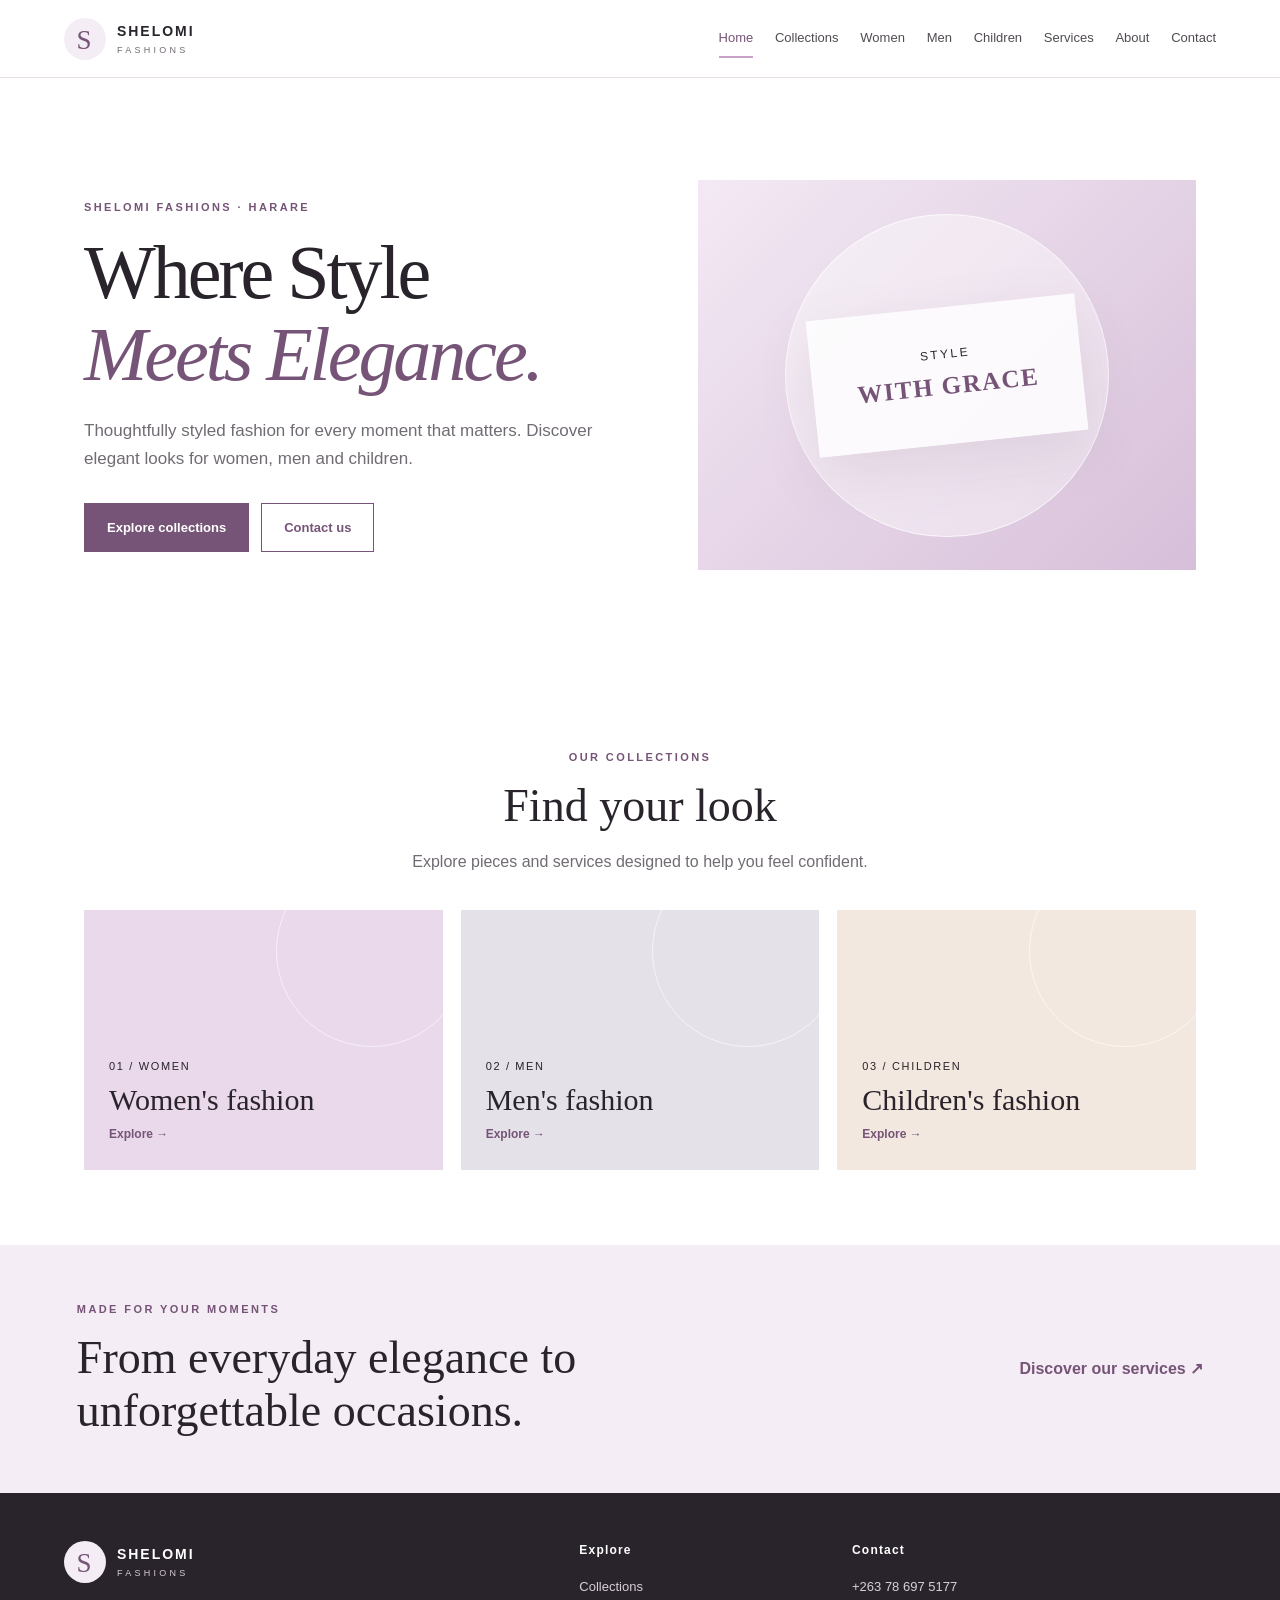
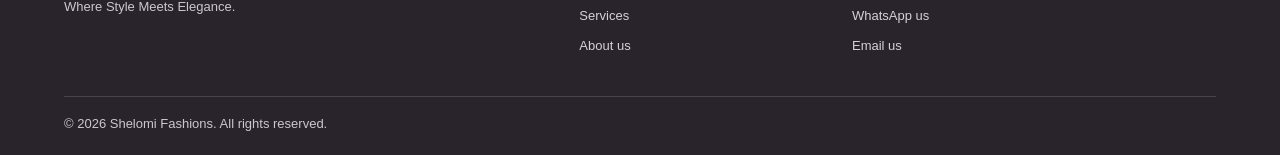
<file: index.html>
<!doctype html>
<html lang="en"><head><meta charset="utf-8"><meta name="viewport" content="width=device-width, initial-scale=1"><meta name="theme-color" content="#c8a2c8"><meta name="description" content="Shelomi Fashions — Where Style Meets Elegance. Fashion in Harare, Zimbabwe."><title>Home | Shelomi Fashions</title><link rel="icon" href="assets/logo.svg" type="image/svg+xml"><link rel="stylesheet" href="styles.css"></head>
<body><a class="skip-link" href="#main">Skip to content</a><header class="site-header"><a class="brand" href="index.html"><span class="brand-mark">S</span><span>SHELOMI <small>FASHIONS</small></span></a><button class="menu-toggle" aria-expanded="false" aria-controls="site-nav" aria-label="Open navigation"><span></span><span></span><span></span></button><nav id="site-nav" class="site-nav"><a href="index.html" aria-current="page">Home</a><a href="collections.html">Collections</a><a href="women.html">Women</a><a href="men.html">Men</a><a href="children.html">Children</a><a href="services.html">Services</a><a href="about.html">About</a><a href="contact.html">Contact</a></nav></header>
<main id="main"><section class="hero">
  <div class="hero-copy"><p class="eyebrow">SHELOMI FASHIONS · HARARE</p><h1>Where Style<br><em>Meets Elegance.</em></h1>
  <p class="lead">Thoughtfully styled fashion for every moment that matters. Discover elegant looks for women, men and children.</p>
  <div class="actions"><a class="button" href="collections.html">Explore collections</a><a class="button button-light" href="contact.html">Contact us</a></div></div>
  <div class="hero-art" role="img" aria-label="Abstract lilac fashion-inspired artwork"><span class="art-circle"></span><span class="art-card">STYLE<br><b>WITH GRACE</b></span></div>
</section>
<section class="section"><div class="section-heading"><p class="eyebrow">OUR COLLECTIONS</p><h2>Find your look</h2><p>Explore pieces and services designed to help you feel confident.</p></div>
<div class="card-grid"><a class="category-card women" href="women.html"><span>01 / WOMEN</span><h3>Women's fashion</h3><b>Explore →</b></a><a class="category-card men" href="men.html"><span>02 / MEN</span><h3>Men's fashion</h3><b>Explore →</b></a><a class="category-card kids" href="children.html"><span>03 / CHILDREN</span><h3>Children's fashion</h3><b>Explore →</b></a></div></section>
<section class="feature-strip"><div><p class="eyebrow">MADE FOR YOUR MOMENTS</p><h2>From everyday elegance to unforgettable occasions.</h2></div><a class="text-link" href="services.html">Discover our services ↗</a></section></main><footer class="site-footer"><div><a class="brand footer-brand" href="index.html"><span class="brand-mark">S</span><span>SHELOMI <small>FASHIONS</small></span></a><p>Where Style Meets Elegance.</p></div><div><strong>Explore</strong><a href="collections.html">Collections</a><a href="services.html">Services</a><a href="about.html">About us</a></div><div><strong>Contact</strong><a href="tel:+263786975177">+263 78 697 5177</a><a href="https://wa.me/263783396177">WhatsApp us</a><a href="mailto:info@shelomifashions.com">Email us</a></div><p class="copyright">© <span class="year"></span> Shelomi Fashions. All rights reserved.</p></footer><script src="script.js"></script></body></html>
</file>
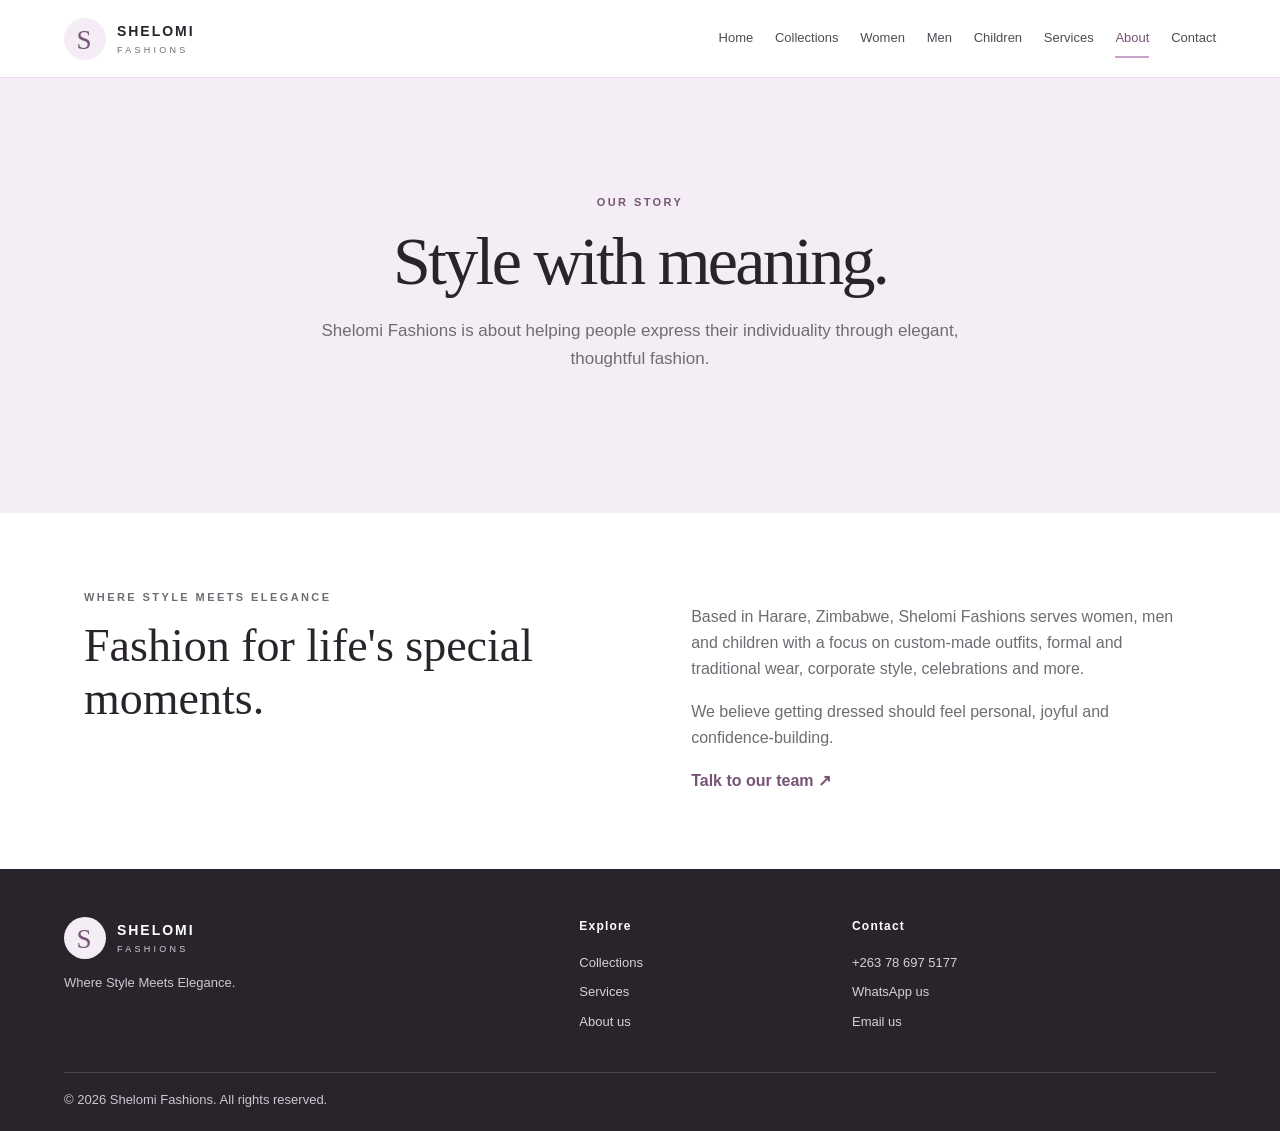
<file: about.html>
<!doctype html>
<html lang="en"><head><meta charset="utf-8"><meta name="viewport" content="width=device-width, initial-scale=1"><meta name="theme-color" content="#c8a2c8"><meta name="description" content="Shelomi Fashions — Where Style Meets Elegance. Fashion in Harare, Zimbabwe."><title>About | Shelomi Fashions</title><link rel="icon" href="assets/logo.svg" type="image/svg+xml"><link rel="stylesheet" href="styles.css"></head>
<body><a class="skip-link" href="#main">Skip to content</a><header class="site-header"><a class="brand" href="index.html"><span class="brand-mark">S</span><span>SHELOMI <small>FASHIONS</small></span></a><button class="menu-toggle" aria-expanded="false" aria-controls="site-nav" aria-label="Open navigation"><span></span><span></span><span></span></button><nav id="site-nav" class="site-nav"><a href="index.html">Home</a><a href="collections.html">Collections</a><a href="women.html">Women</a><a href="men.html">Men</a><a href="children.html">Children</a><a href="services.html">Services</a><a href="about.html" aria-current="page">About</a><a href="contact.html">Contact</a></nav></header>
<main id="main"><section class="page-hero"><p class="eyebrow">OUR STORY</p><h1>Style with meaning.</h1><p>Shelomi Fashions is about helping people express their individuality through elegant, thoughtful fashion.</p></section><section class="section about-layout"><div><p class="eyebrow">WHERE STYLE MEETS ELEGANCE</p><h2>Fashion for life's special moments.</h2></div><div><p>Based in Harare, Zimbabwe, Shelomi Fashions serves women, men and children with a focus on custom-made outfits, formal and traditional wear, corporate style, celebrations and more.</p><p>We believe getting dressed should feel personal, joyful and confidence-building.</p><a class="text-link" href="contact.html">Talk to our team ↗</a></div></section></main><footer class="site-footer"><div><a class="brand footer-brand" href="index.html"><span class="brand-mark">S</span><span>SHELOMI <small>FASHIONS</small></span></a><p>Where Style Meets Elegance.</p></div><div><strong>Explore</strong><a href="collections.html">Collections</a><a href="services.html">Services</a><a href="about.html">About us</a></div><div><strong>Contact</strong><a href="tel:+263786975177">+263 78 697 5177</a><a href="https://wa.me/263783396177">WhatsApp us</a><a href="mailto:info@shelomifashions.com">Email us</a></div><p class="copyright">© <span class="year"></span> Shelomi Fashions. All rights reserved.</p></footer><script src="script.js"></script></body></html>
</file>
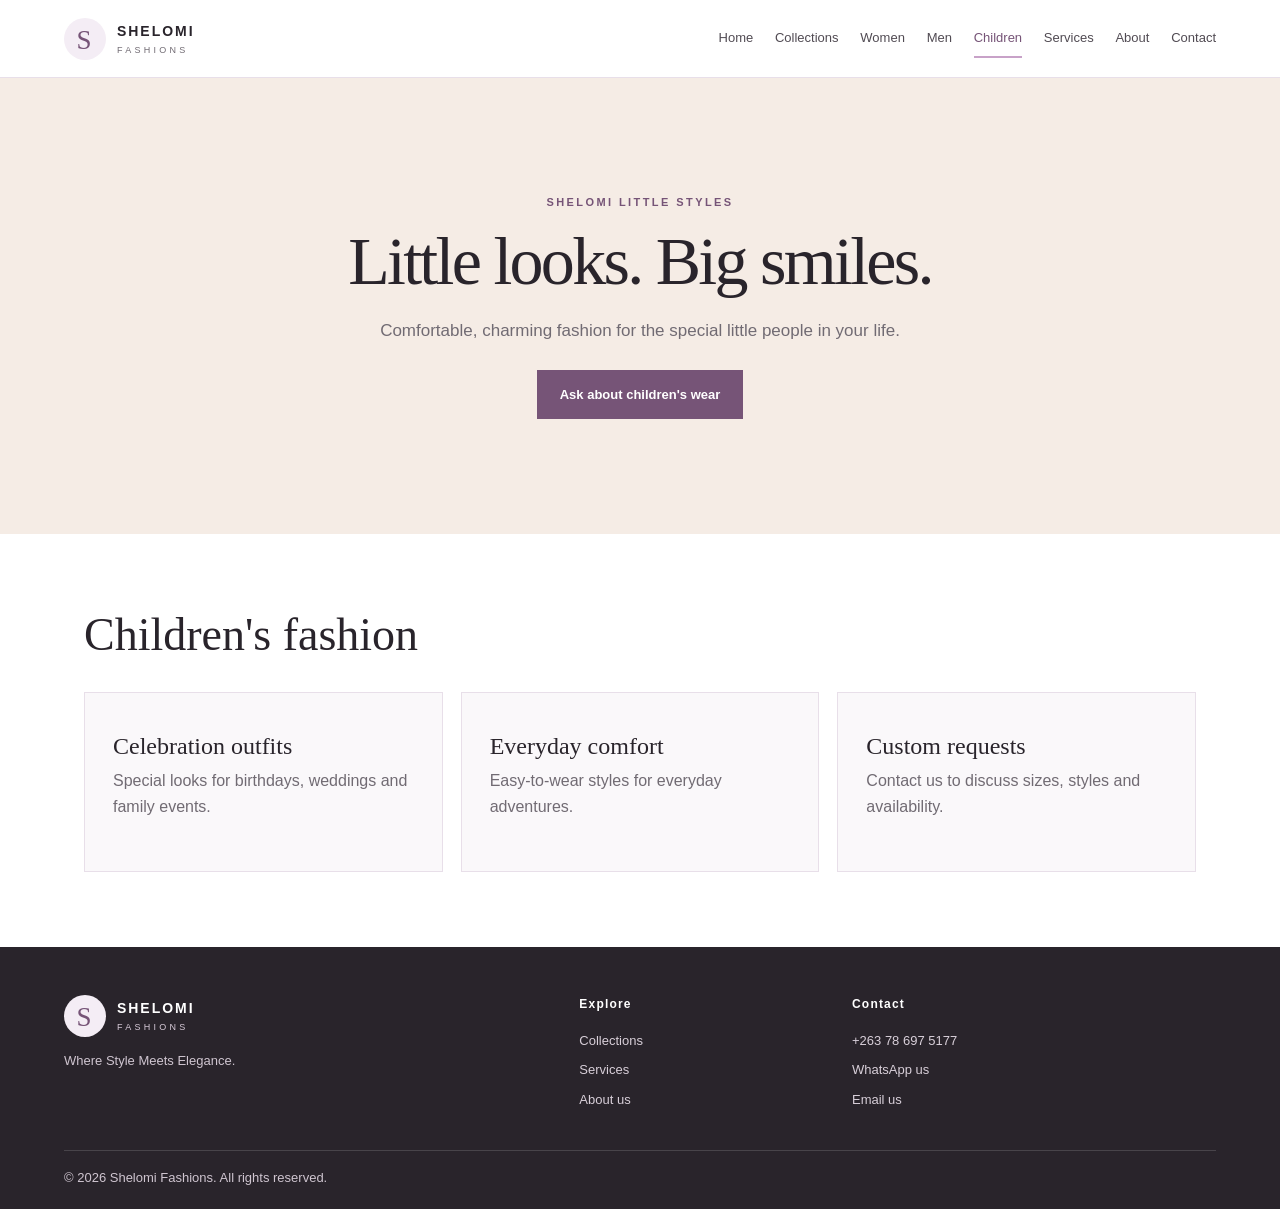
<file: children.html>
<!doctype html>
<html lang="en"><head><meta charset="utf-8"><meta name="viewport" content="width=device-width, initial-scale=1"><meta name="theme-color" content="#c8a2c8"><meta name="description" content="Shelomi Fashions — Where Style Meets Elegance. Fashion in Harare, Zimbabwe."><title>Children | Shelomi Fashions</title><link rel="icon" href="assets/logo.svg" type="image/svg+xml"><link rel="stylesheet" href="styles.css"></head>
<body><a class="skip-link" href="#main">Skip to content</a><header class="site-header"><a class="brand" href="index.html"><span class="brand-mark">S</span><span>SHELOMI <small>FASHIONS</small></span></a><button class="menu-toggle" aria-expanded="false" aria-controls="site-nav" aria-label="Open navigation"><span></span><span></span><span></span></button><nav id="site-nav" class="site-nav"><a href="index.html">Home</a><a href="collections.html">Collections</a><a href="women.html">Women</a><a href="men.html">Men</a><a href="children.html" aria-current="page">Children</a><a href="services.html">Services</a><a href="about.html">About</a><a href="contact.html">Contact</a></nav></header>
<main id="main"><section class="page-hero kids-hero"><p class="eyebrow">SHELOMI LITTLE STYLES</p><h1>Little looks. Big smiles.</h1><p>Comfortable, charming fashion for the special little people in your life.</p><a class="button" href="contact.html">Ask about children's wear</a></section><section class="section"><h2>Children's fashion</h2><div class="info-grid"><article class="info-card"><h3>Celebration outfits</h3><p>Special looks for birthdays, weddings and family events.</p></article><article class="info-card"><h3>Everyday comfort</h3><p>Easy-to-wear styles for everyday adventures.</p></article><article class="info-card"><h3>Custom requests</h3><p>Contact us to discuss sizes, styles and availability.</p></article></div></section></main><footer class="site-footer"><div><a class="brand footer-brand" href="index.html"><span class="brand-mark">S</span><span>SHELOMI <small>FASHIONS</small></span></a><p>Where Style Meets Elegance.</p></div><div><strong>Explore</strong><a href="collections.html">Collections</a><a href="services.html">Services</a><a href="about.html">About us</a></div><div><strong>Contact</strong><a href="tel:+263786975177">+263 78 697 5177</a><a href="https://wa.me/263783396177">WhatsApp us</a><a href="mailto:info@shelomifashions.com">Email us</a></div><p class="copyright">© <span class="year"></span> Shelomi Fashions. All rights reserved.</p></footer><script src="script.js"></script></body></html>
</file>
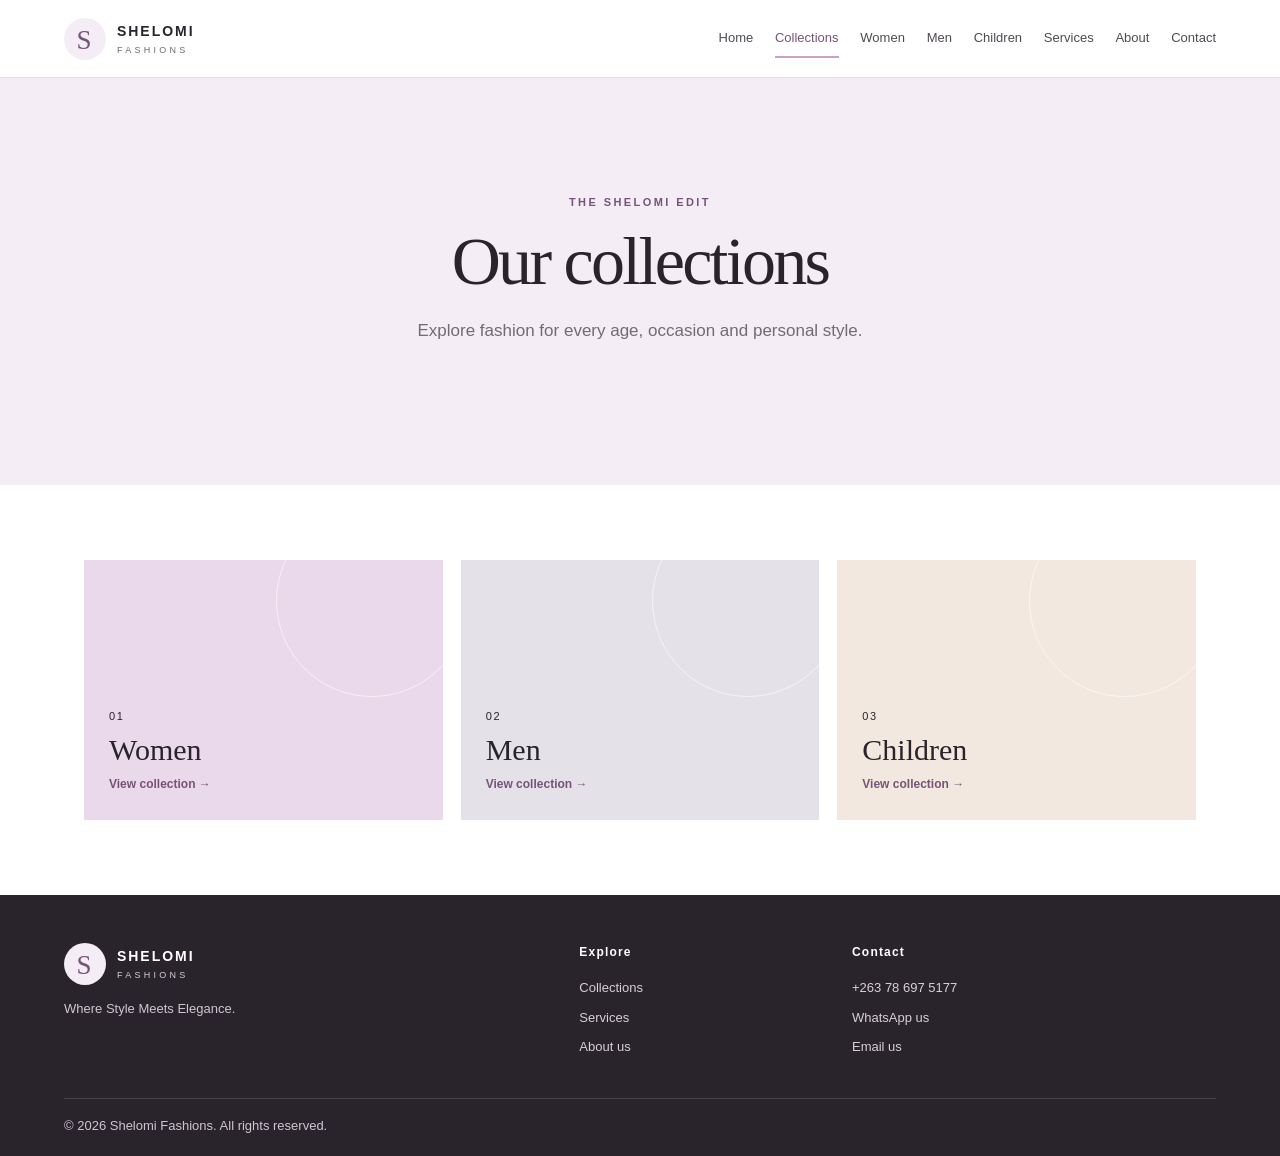
<file: collections.html>
<!doctype html>
<html lang="en"><head><meta charset="utf-8"><meta name="viewport" content="width=device-width, initial-scale=1"><meta name="theme-color" content="#c8a2c8"><meta name="description" content="Shelomi Fashions — Where Style Meets Elegance. Fashion in Harare, Zimbabwe."><title>Collections | Shelomi Fashions</title><link rel="icon" href="assets/logo.svg" type="image/svg+xml"><link rel="stylesheet" href="styles.css"></head>
<body><a class="skip-link" href="#main">Skip to content</a><header class="site-header"><a class="brand" href="index.html"><span class="brand-mark">S</span><span>SHELOMI <small>FASHIONS</small></span></a><button class="menu-toggle" aria-expanded="false" aria-controls="site-nav" aria-label="Open navigation"><span></span><span></span><span></span></button><nav id="site-nav" class="site-nav"><a href="index.html">Home</a><a href="collections.html" aria-current="page">Collections</a><a href="women.html">Women</a><a href="men.html">Men</a><a href="children.html">Children</a><a href="services.html">Services</a><a href="about.html">About</a><a href="contact.html">Contact</a></nav></header>
<main id="main"><section class="page-hero"><p class="eyebrow">THE SHELOMI EDIT</p><h1>Our collections</h1><p>Explore fashion for every age, occasion and personal style.</p></section><section class="section"><div class="card-grid"><a class="category-card women" href="women.html"><span>01</span><h3>Women</h3><b>View collection →</b></a><a class="category-card men" href="men.html"><span>02</span><h3>Men</h3><b>View collection →</b></a><a class="category-card kids" href="children.html"><span>03</span><h3>Children</h3><b>View collection →</b></a></div></section></main><footer class="site-footer"><div><a class="brand footer-brand" href="index.html"><span class="brand-mark">S</span><span>SHELOMI <small>FASHIONS</small></span></a><p>Where Style Meets Elegance.</p></div><div><strong>Explore</strong><a href="collections.html">Collections</a><a href="services.html">Services</a><a href="about.html">About us</a></div><div><strong>Contact</strong><a href="tel:+263786975177">+263 78 697 5177</a><a href="https://wa.me/263783396177">WhatsApp us</a><a href="mailto:info@shelomifashions.com">Email us</a></div><p class="copyright">© <span class="year"></span> Shelomi Fashions. All rights reserved.</p></footer><script src="script.js"></script></body></html>
</file>
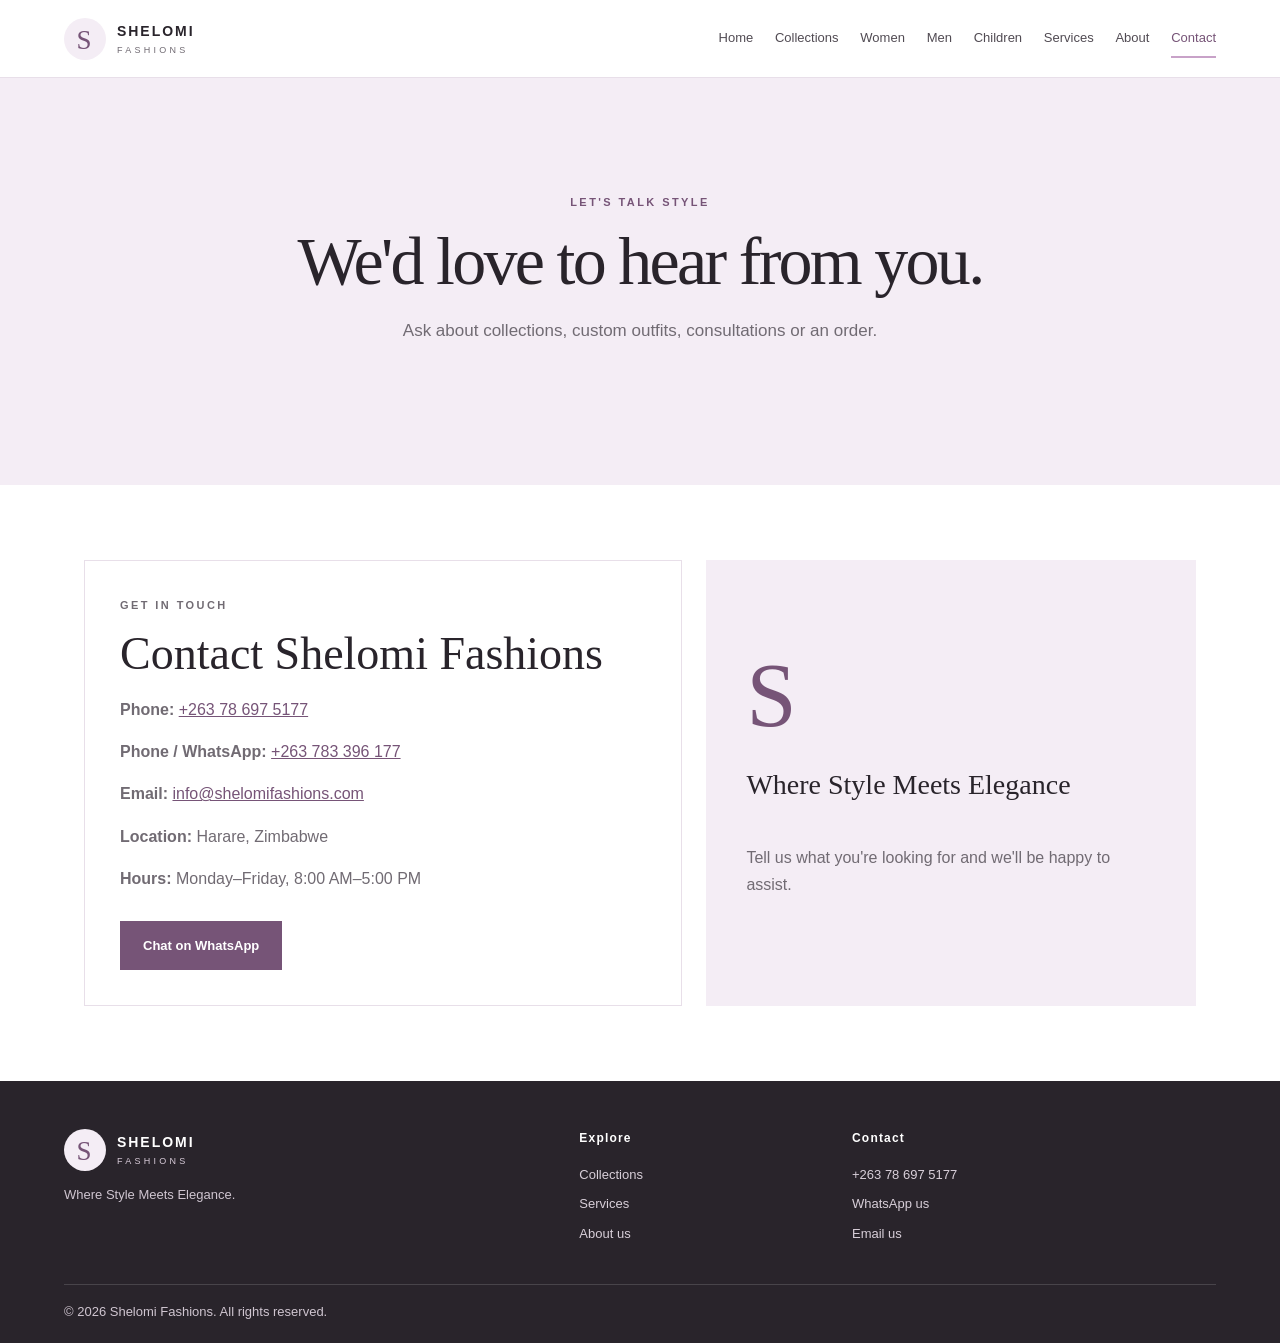
<file: contact.html>
<!doctype html>
<html lang="en"><head><meta charset="utf-8"><meta name="viewport" content="width=device-width, initial-scale=1"><meta name="theme-color" content="#c8a2c8"><meta name="description" content="Shelomi Fashions — Where Style Meets Elegance. Fashion in Harare, Zimbabwe."><title>Contact | Shelomi Fashions</title><link rel="icon" href="assets/logo.svg" type="image/svg+xml"><link rel="stylesheet" href="styles.css"></head>
<body><a class="skip-link" href="#main">Skip to content</a><header class="site-header"><a class="brand" href="index.html"><span class="brand-mark">S</span><span>SHELOMI <small>FASHIONS</small></span></a><button class="menu-toggle" aria-expanded="false" aria-controls="site-nav" aria-label="Open navigation"><span></span><span></span><span></span></button><nav id="site-nav" class="site-nav"><a href="index.html">Home</a><a href="collections.html">Collections</a><a href="women.html">Women</a><a href="men.html">Men</a><a href="children.html">Children</a><a href="services.html">Services</a><a href="about.html">About</a><a href="contact.html" aria-current="page">Contact</a></nav></header>
<main id="main"><section class="page-hero"><p class="eyebrow">LET'S TALK STYLE</p><h1>We'd love to hear from you.</h1><p>Ask about collections, custom outfits, consultations or an order.</p></section><section class="section contact-layout"><div class="contact-panel"><p class="eyebrow">GET IN TOUCH</p><h2>Contact Shelomi Fashions</h2><p><strong>Phone:</strong> <a href="tel:+263786975177">+263 78 697 5177</a></p><p><strong>Phone / WhatsApp:</strong> <a href="https://wa.me/263783396177">+263 783 396 177</a></p><p><strong>Email:</strong> <a href="mailto:info@shelomifashions.com">info@shelomifashions.com</a></p><p><strong>Location:</strong> Harare, Zimbabwe</p><p><strong>Hours:</strong> Monday–Friday, 8:00 AM–5:00 PM</p><a class="button" href="https://wa.me/263783396177?text=Hello%20Shelomi%20Fashions%2C%20I%20would%20like%20to%20make%20an%20enquiry.">Chat on WhatsApp</a></div><div class="contact-note"><span class="large-mark">S</span><h3>Where Style Meets Elegance</h3><p>Tell us what you're looking for and we'll be happy to assist.</p></div></section></main><footer class="site-footer"><div><a class="brand footer-brand" href="index.html"><span class="brand-mark">S</span><span>SHELOMI <small>FASHIONS</small></span></a><p>Where Style Meets Elegance.</p></div><div><strong>Explore</strong><a href="collections.html">Collections</a><a href="services.html">Services</a><a href="about.html">About us</a></div><div><strong>Contact</strong><a href="tel:+263786975177">+263 78 697 5177</a><a href="https://wa.me/263783396177">WhatsApp us</a><a href="mailto:info@shelomifashions.com">Email us</a></div><p class="copyright">© <span class="year"></span> Shelomi Fashions. All rights reserved.</p></footer><script src="script.js"></script></body></html>
</file>
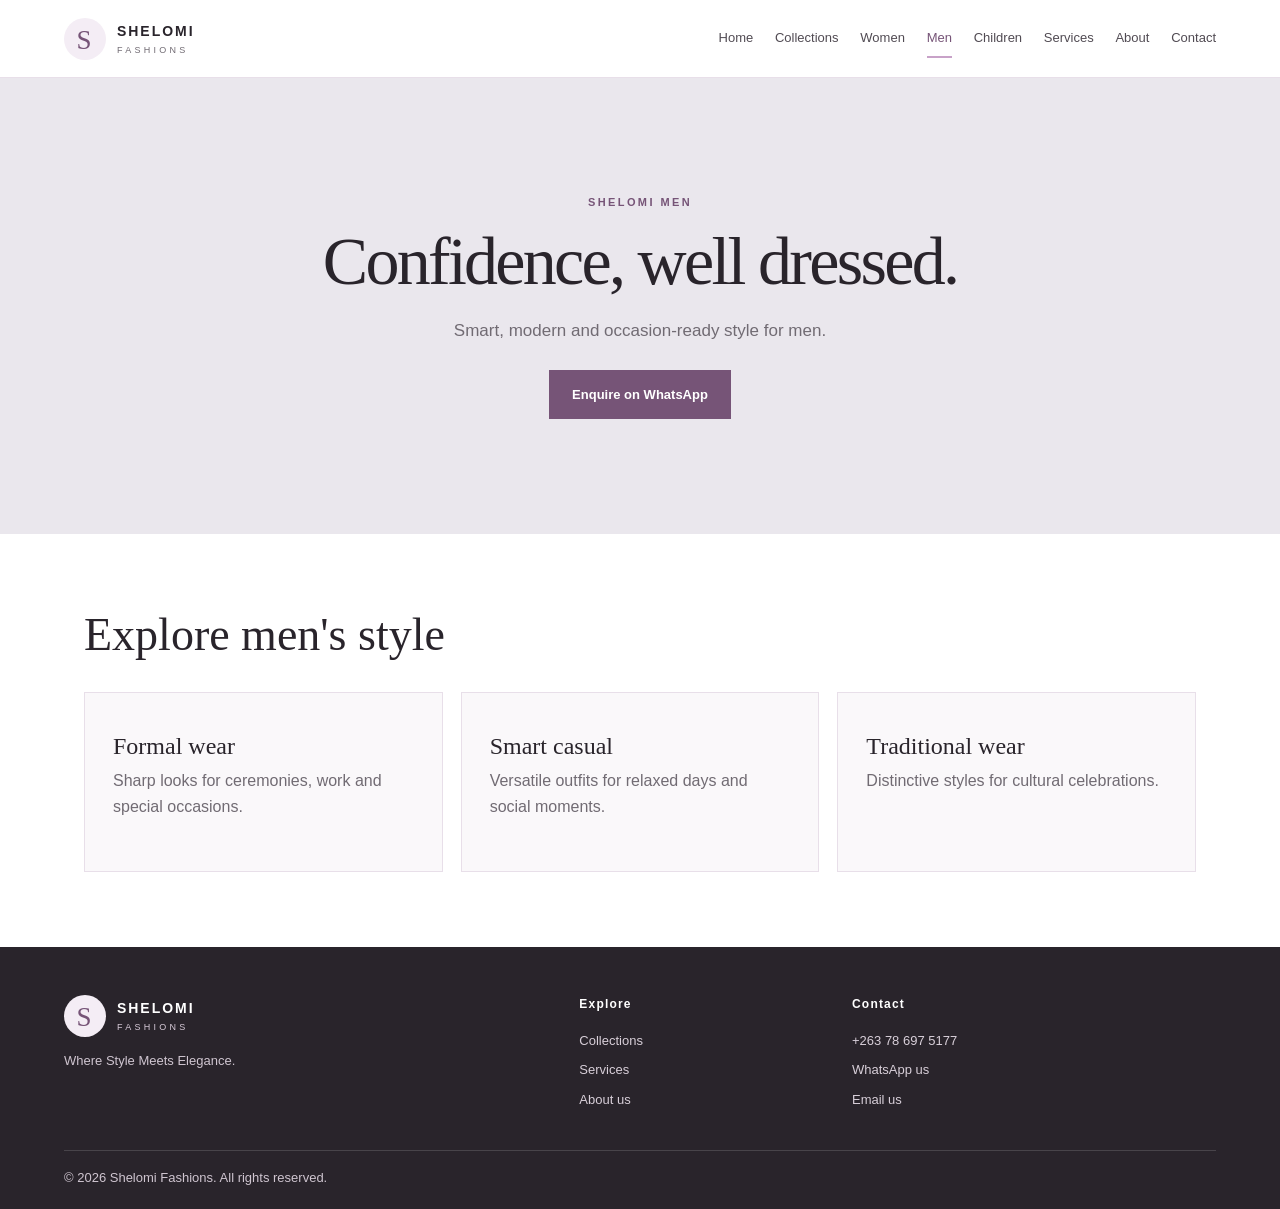
<file: men.html>
<!doctype html>
<html lang="en"><head><meta charset="utf-8"><meta name="viewport" content="width=device-width, initial-scale=1"><meta name="theme-color" content="#c8a2c8"><meta name="description" content="Shelomi Fashions — Where Style Meets Elegance. Fashion in Harare, Zimbabwe."><title>Men | Shelomi Fashions</title><link rel="icon" href="assets/logo.svg" type="image/svg+xml"><link rel="stylesheet" href="styles.css"></head>
<body><a class="skip-link" href="#main">Skip to content</a><header class="site-header"><a class="brand" href="index.html"><span class="brand-mark">S</span><span>SHELOMI <small>FASHIONS</small></span></a><button class="menu-toggle" aria-expanded="false" aria-controls="site-nav" aria-label="Open navigation"><span></span><span></span><span></span></button><nav id="site-nav" class="site-nav"><a href="index.html">Home</a><a href="collections.html">Collections</a><a href="women.html">Women</a><a href="men.html" aria-current="page">Men</a><a href="children.html">Children</a><a href="services.html">Services</a><a href="about.html">About</a><a href="contact.html">Contact</a></nav></header>
<main id="main"><section class="page-hero men-hero"><p class="eyebrow">SHELOMI MEN</p><h1>Confidence, well dressed.</h1><p>Smart, modern and occasion-ready style for men.</p><a class="button" href="contact.html">Enquire on WhatsApp</a></section><section class="section"><h2>Explore men's style</h2><div class="info-grid"><article class="info-card"><h3>Formal wear</h3><p>Sharp looks for ceremonies, work and special occasions.</p></article><article class="info-card"><h3>Smart casual</h3><p>Versatile outfits for relaxed days and social moments.</p></article><article class="info-card"><h3>Traditional wear</h3><p>Distinctive styles for cultural celebrations.</p></article></div></section></main><footer class="site-footer"><div><a class="brand footer-brand" href="index.html"><span class="brand-mark">S</span><span>SHELOMI <small>FASHIONS</small></span></a><p>Where Style Meets Elegance.</p></div><div><strong>Explore</strong><a href="collections.html">Collections</a><a href="services.html">Services</a><a href="about.html">About us</a></div><div><strong>Contact</strong><a href="tel:+263786975177">+263 78 697 5177</a><a href="https://wa.me/263783396177">WhatsApp us</a><a href="mailto:info@shelomifashions.com">Email us</a></div><p class="copyright">© <span class="year"></span> Shelomi Fashions. All rights reserved.</p></footer><script src="script.js"></script></body></html>
</file>
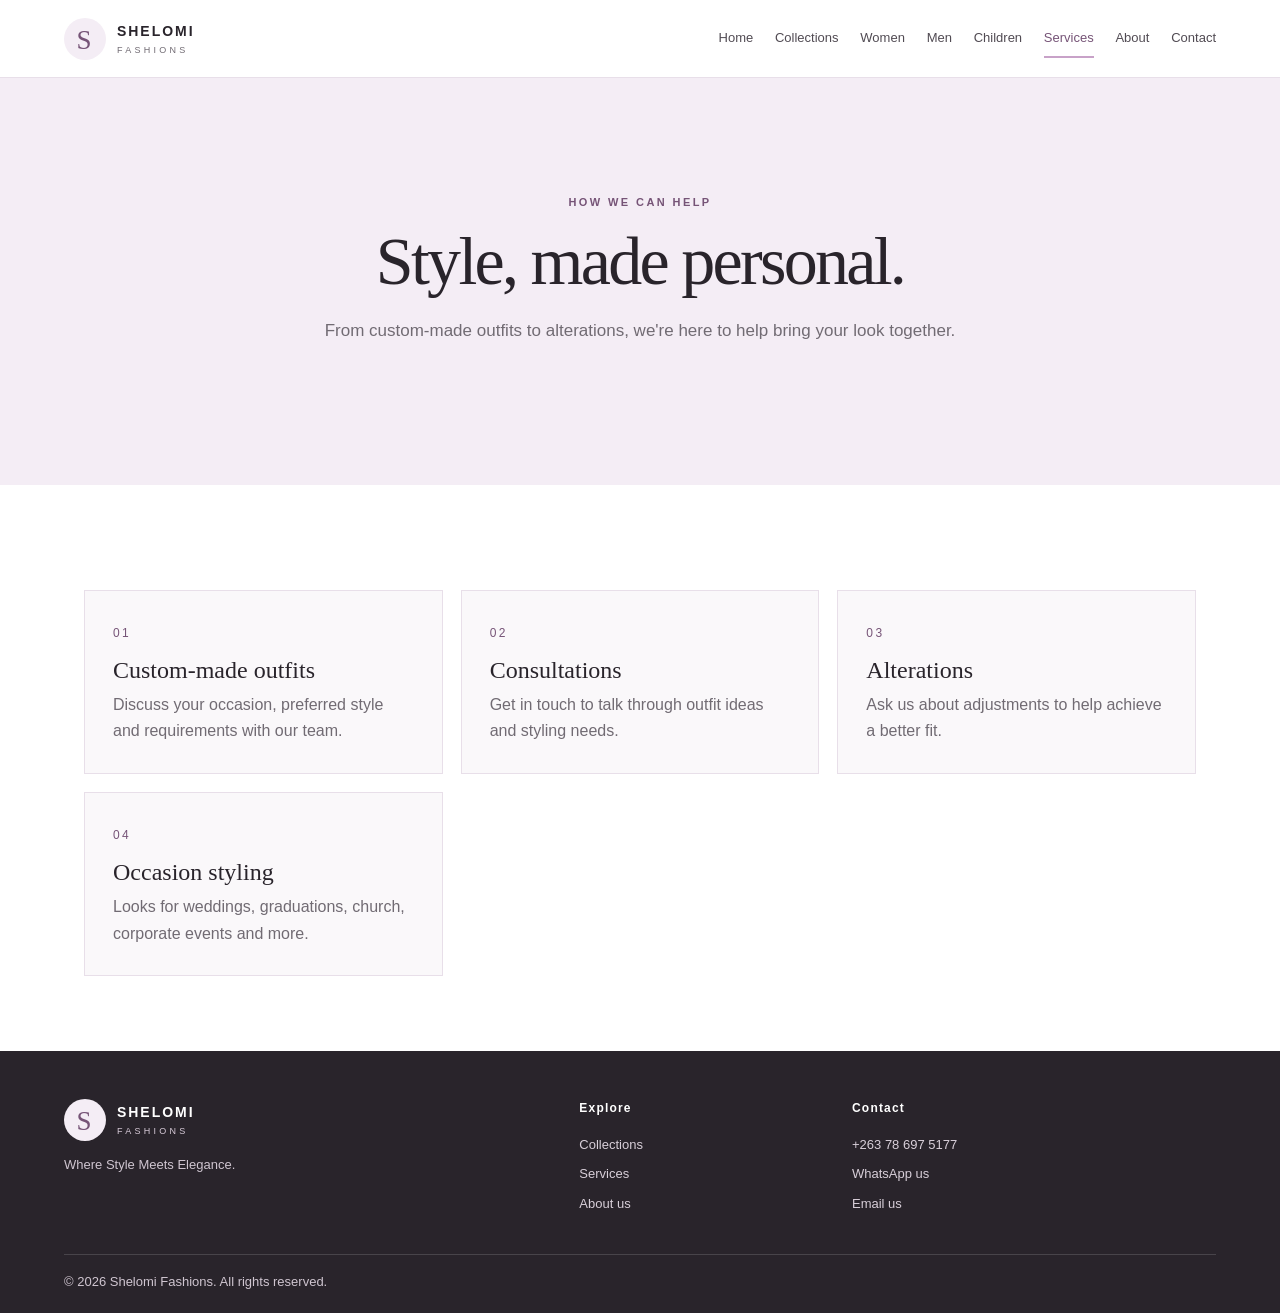
<file: services.html>
<!doctype html>
<html lang="en"><head><meta charset="utf-8"><meta name="viewport" content="width=device-width, initial-scale=1"><meta name="theme-color" content="#c8a2c8"><meta name="description" content="Shelomi Fashions — Where Style Meets Elegance. Fashion in Harare, Zimbabwe."><title>Services | Shelomi Fashions</title><link rel="icon" href="assets/logo.svg" type="image/svg+xml"><link rel="stylesheet" href="styles.css"></head>
<body><a class="skip-link" href="#main">Skip to content</a><header class="site-header"><a class="brand" href="index.html"><span class="brand-mark">S</span><span>SHELOMI <small>FASHIONS</small></span></a><button class="menu-toggle" aria-expanded="false" aria-controls="site-nav" aria-label="Open navigation"><span></span><span></span><span></span></button><nav id="site-nav" class="site-nav"><a href="index.html">Home</a><a href="collections.html">Collections</a><a href="women.html">Women</a><a href="men.html">Men</a><a href="children.html">Children</a><a href="services.html" aria-current="page">Services</a><a href="about.html">About</a><a href="contact.html">Contact</a></nav></header>
<main id="main"><section class="page-hero"><p class="eyebrow">HOW WE CAN HELP</p><h1>Style, made personal.</h1><p>From custom-made outfits to alterations, we're here to help bring your look together.</p></section><section class="section"><div class="info-grid"><article class="info-card"><span class="number">01</span><h3>Custom-made outfits</h3><p>Discuss your occasion, preferred style and requirements with our team.</p></article><article class="info-card"><span class="number">02</span><h3>Consultations</h3><p>Get in touch to talk through outfit ideas and styling needs.</p></article><article class="info-card"><span class="number">03</span><h3>Alterations</h3><p>Ask us about adjustments to help achieve a better fit.</p></article><article class="info-card"><span class="number">04</span><h3>Occasion styling</h3><p>Looks for weddings, graduations, church, corporate events and more.</p></article></div></section></main><footer class="site-footer"><div><a class="brand footer-brand" href="index.html"><span class="brand-mark">S</span><span>SHELOMI <small>FASHIONS</small></span></a><p>Where Style Meets Elegance.</p></div><div><strong>Explore</strong><a href="collections.html">Collections</a><a href="services.html">Services</a><a href="about.html">About us</a></div><div><strong>Contact</strong><a href="tel:+263786975177">+263 78 697 5177</a><a href="https://wa.me/263783396177">WhatsApp us</a><a href="mailto:info@shelomifashions.com">Email us</a></div><p class="copyright">© <span class="year"></span> Shelomi Fashions. All rights reserved.</p></footer><script src="script.js"></script></body></html>
</file>
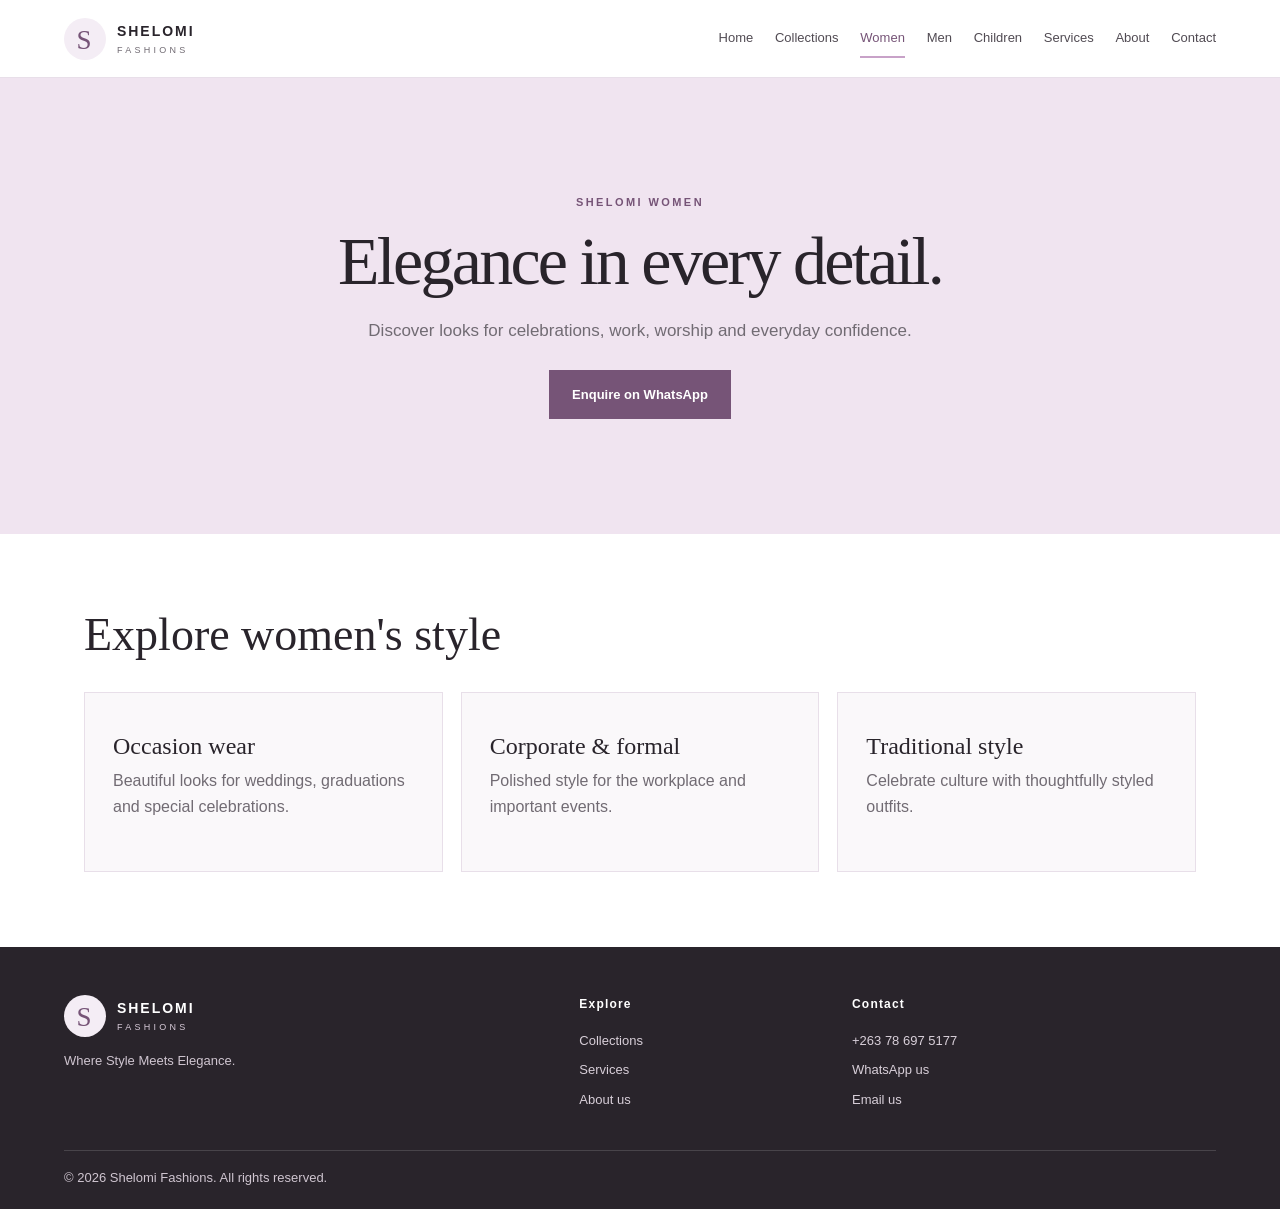
<file: women.html>
<!doctype html>
<html lang="en"><head><meta charset="utf-8"><meta name="viewport" content="width=device-width, initial-scale=1"><meta name="theme-color" content="#c8a2c8"><meta name="description" content="Shelomi Fashions — Where Style Meets Elegance. Fashion in Harare, Zimbabwe."><title>Women | Shelomi Fashions</title><link rel="icon" href="assets/logo.svg" type="image/svg+xml"><link rel="stylesheet" href="styles.css"></head>
<body><a class="skip-link" href="#main">Skip to content</a><header class="site-header"><a class="brand" href="index.html"><span class="brand-mark">S</span><span>SHELOMI <small>FASHIONS</small></span></a><button class="menu-toggle" aria-expanded="false" aria-controls="site-nav" aria-label="Open navigation"><span></span><span></span><span></span></button><nav id="site-nav" class="site-nav"><a href="index.html">Home</a><a href="collections.html">Collections</a><a href="women.html" aria-current="page">Women</a><a href="men.html">Men</a><a href="children.html">Children</a><a href="services.html">Services</a><a href="about.html">About</a><a href="contact.html">Contact</a></nav></header>
<main id="main"><section class="page-hero women-hero"><p class="eyebrow">SHELOMI WOMEN</p><h1>Elegance in every detail.</h1><p>Discover looks for celebrations, work, worship and everyday confidence.</p><a class="button" href="contact.html">Enquire on WhatsApp</a></section><section class="section"><h2>Explore women's style</h2><div class="info-grid"><article class="info-card"><h3>Occasion wear</h3><p>Beautiful looks for weddings, graduations and special celebrations.</p></article><article class="info-card"><h3>Corporate & formal</h3><p>Polished style for the workplace and important events.</p></article><article class="info-card"><h3>Traditional style</h3><p>Celebrate culture with thoughtfully styled outfits.</p></article></div></section></main><footer class="site-footer"><div><a class="brand footer-brand" href="index.html"><span class="brand-mark">S</span><span>SHELOMI <small>FASHIONS</small></span></a><p>Where Style Meets Elegance.</p></div><div><strong>Explore</strong><a href="collections.html">Collections</a><a href="services.html">Services</a><a href="about.html">About us</a></div><div><strong>Contact</strong><a href="tel:+263786975177">+263 78 697 5177</a><a href="https://wa.me/263783396177">WhatsApp us</a><a href="mailto:info@shelomifashions.com">Email us</a></div><p class="copyright">© <span class="year"></span> Shelomi Fashions. All rights reserved.</p></footer><script src="script.js"></script></body></html>
</file>
<file: styles.css>
:root{--lilac:#c8a2c8;--pale:#f4edf5;--purple:#765477;--ink:#29242b;--muted:#716b73;--white:#fff;--line:#e8dfe9;--max:1160px}
*{box-sizing:border-box}html{scroll-behavior:smooth}body{margin:0;color:var(--ink);background:#fff;font-family:Arial,Helvetica,sans-serif;line-height:1.65}a{color:inherit}img{max-width:100%;height:auto}.skip-link{position:absolute;left:-9999px;top:0;background:#fff;padding:12px;z-index:100}.skip-link:focus{left:12px}.site-header{min-height:78px;padding:12px max(5vw,20px);display:flex;align-items:center;justify-content:space-between;gap:24px;border-bottom:1px solid var(--line);background:#fff;position:sticky;top:0;z-index:20}.brand{display:flex;align-items:center;gap:11px;text-decoration:none;font-weight:800;letter-spacing:.14em;font-size:14px}.brand small{display:block;font-size:9px;letter-spacing:.36em;color:var(--muted);font-weight:500}.brand-mark{width:42px;height:42px;border-radius:50%;background:var(--pale);color:var(--purple);display:grid;place-items:center;font-family:Georgia,serif;font-size:27px;font-weight:400}.site-nav{display:flex;align-items:center;gap:clamp(10px,1.7vw,24px)}.site-nav a{text-decoration:none;font-size:13px;color:#514b53;padding:8px 0;border-bottom:2px solid transparent}.site-nav a:hover,.site-nav a[aria-current=page]{color:var(--purple);border-color:var(--lilac)}.menu-toggle{display:none;background:transparent;border:0;padding:8px;cursor:pointer}.menu-toggle span{display:block;width:24px;height:2px;background:var(--ink);margin:5px}
.hero{max-width:var(--max);margin:auto;padding:clamp(48px,8vw,105px) 24px;display:grid;grid-template-columns:1.05fr .95fr;gap:5vw;align-items:center;min-height:570px}.eyebrow{font-size:11px;letter-spacing:.22em;font-weight:700;color:var(--purple);margin:0 0 14px}.hero h1,.page-hero h1{font-family:Georgia,serif;font-weight:400;font-size:clamp(44px,6vw,76px);line-height:1.08;letter-spacing:-.04em;margin:0 0 22px}.hero h1 em{color:var(--purple);font-weight:400}.lead,.page-hero>p:not(.eyebrow){font-size:17px;color:var(--muted);max-width:540px}.actions{display:flex;gap:12px;flex-wrap:wrap;margin-top:30px}.button{display:inline-flex;justify-content:center;align-items:center;padding:13px 22px;background:var(--purple);color:#fff;text-decoration:none;border:1px solid var(--purple);font-size:13px;font-weight:700;min-height:46px}.button:hover{background:#5e4160}.button-light{background:#fff;color:var(--purple)}.hero-art{min-height:390px;position:relative;background:linear-gradient(135deg,#f3e9f4,#d7bfd9);display:grid;place-items:center;overflow:hidden}.art-circle{width:min(65%,330px);aspect-ratio:1;border-radius:50%;background:rgba(255,255,255,.42);border:1px solid rgba(255,255,255,.7);position:absolute}.art-card{position:relative;background:rgba(255,255,255,.8);padding:38px 44px;text-align:center;letter-spacing:.2em;font-size:12px;transform:rotate(-6deg);box-shadow:0 20px 55px #76547720}.art-card b{font-family:Georgia,serif;font-size:25px;letter-spacing:.06em;color:var(--purple)}
.section{max-width:var(--max);margin:auto;padding:75px 24px}.section-heading{text-align:center;max-width:650px;margin:0 auto 35px}.section h2,.feature-strip h2,.about-layout h2,.contact-panel h2{font-family:Georgia,serif;font-weight:400;font-size:clamp(30px,4vw,46px);line-height:1.15;margin:0 0 15px}.section-heading>p:last-child{color:var(--muted)}.card-grid{display:grid;grid-template-columns:repeat(3,minmax(0,1fr));gap:18px}.category-card{min-height:260px;padding:25px;display:flex;flex-direction:column;justify-content:flex-end;text-decoration:none;position:relative;overflow:hidden;background:var(--pale);transition:transform .2s}.category-card:hover{transform:translateY(-4px)}.category-card:before{content:"";position:absolute;width:190px;height:190px;border:1px solid #fff9;border-radius:50%;top:-55px;right:-25px}.category-card span,.category-card h3,.category-card b{position:relative}.category-card span{font-size:11px;letter-spacing:.15em}.category-card h3{font:normal 30px Georgia,serif;margin:8px 0}.category-card b{font-size:12px;color:var(--purple)}.women{background:#ead9eb}.men{background:#e5e1e9}.kids{background:#f3e8df}.feature-strip{background:var(--pale);padding:55px max(6vw,24px);display:flex;justify-content:space-between;align-items:center;gap:25px}.feature-strip h2{max-width:650px;margin:0}.text-link{color:var(--purple);font-weight:700;text-decoration:none;white-space:nowrap}
.page-hero{padding:clamp(65px,10vw,115px) 24px;text-align:center;background:var(--pale)}.page-hero h1{font-size:clamp(42px,6vw,68px);max-width:850px;margin:0 auto 18px}.page-hero>p:not(.eyebrow){margin:0 auto 25px;max-width:650px}.women-hero{background:#f0e4f0}.men-hero{background:#eae7ed}.kids-hero{background:#f5ece5}.info-grid{display:grid;grid-template-columns:repeat(3,minmax(0,1fr));gap:18px;margin-top:30px}.info-card{padding:28px;background:#faf8fa;border:1px solid var(--line);min-height:180px}.info-card h3{font:normal 24px Georgia,serif;margin:12px 0 8px}.info-card p{color:var(--muted);margin:0}.number{color:var(--purple);font-size:12px;letter-spacing:.2em}.about-layout{display:grid;grid-template-columns:1fr 1fr;gap:8vw}.about-layout p{color:var(--muted)}.contact-layout{display:grid;grid-template-columns:1.1fr .9fr;gap:24px}.contact-panel{padding:35px;border:1px solid var(--line)}.contact-panel p{color:var(--muted)}.contact-panel a:not(.button){color:var(--purple)}.contact-panel .button{margin-top:12px}.contact-note{background:var(--pale);padding:40px;display:flex;flex-direction:column;justify-content:center;align-items:flex-start}.large-mark{font:normal 90px Georgia,serif;color:var(--purple);line-height:1}.contact-note h3{font:normal 28px Georgia,serif}.contact-note p{color:var(--muted)}
.site-footer{background:#29242b;color:#fff;padding:48px max(5vw,24px) 20px;display:grid;grid-template-columns:2fr 1fr 1.5fr;gap:30px}.footer-brand{color:#fff}.footer-brand small{color:#d8cbd9}.site-footer p{color:#cfc5d0;font-size:13px}.site-footer>div:not(:first-child){display:flex;flex-direction:column;gap:8px}.site-footer>div strong{font-size:12px;letter-spacing:.1em;margin-bottom:7px}.site-footer>div a:not(.brand){font-size:13px;text-decoration:none;color:#d8cfd9}.copyright{grid-column:1/-1;border-top:1px solid #ffffff25;padding-top:16px;margin:10px 0 0}
@media(max-width:900px){.site-header{padding-inline:22px}.menu-toggle{display:block}.site-nav{display:none;position:absolute;top:100%;left:0;right:0;background:#fff;padding:12px 22px 22px;border-bottom:1px solid var(--line);box-shadow:0 14px 22px #0000000b;align-items:stretch;flex-direction:column;gap:0}.site-nav.open{display:flex}.site-nav a{padding:12px 4px;border-bottom:1px solid var(--line)}.hero{min-height:0;grid-template-columns:1fr 1fr}.hero-art{min-height:320px}.info-grid{grid-template-columns:repeat(2,minmax(0,1fr))}}
@media(max-width:640px){.site-header{min-height:68px}.hero{grid-template-columns:1fr;padding:52px 20px;gap:35px}.hero h1{font-size:clamp(43px,12vw,60px)}.hero-art{min-height:260px}.section{padding:55px 20px}.card-grid,.info-grid{grid-template-columns:1fr}.category-card{min-height:210px}.feature-strip{padding:40px 20px;align-items:flex-start;flex-direction:column}.page-hero{padding:62px 20px}.page-hero h1{font-size:clamp(40px,11vw,56px)}.about-layout,.contact-layout{grid-template-columns:1fr;gap:25px}.contact-panel,.contact-note{padding:25px}.site-footer{grid-template-columns:1fr 1fr;padding:38px 22px 18px;gap:25px}.site-footer>div:first-child{grid-column:1/-1}.copyright{grid-column:1/-1}}
@media(max-width:360px){.brand{font-size:12px}.brand-mark{width:36px;height:36px}.actions .button{width:100%}.site-footer{grid-template-columns:1fr}.site-footer>div:first-child{grid-column:auto}}
@media(prefers-reduced-motion:reduce){html{scroll-behavior:auto}*,*::before,*::after{transition:none!important;animation:none!important}}
</file>
